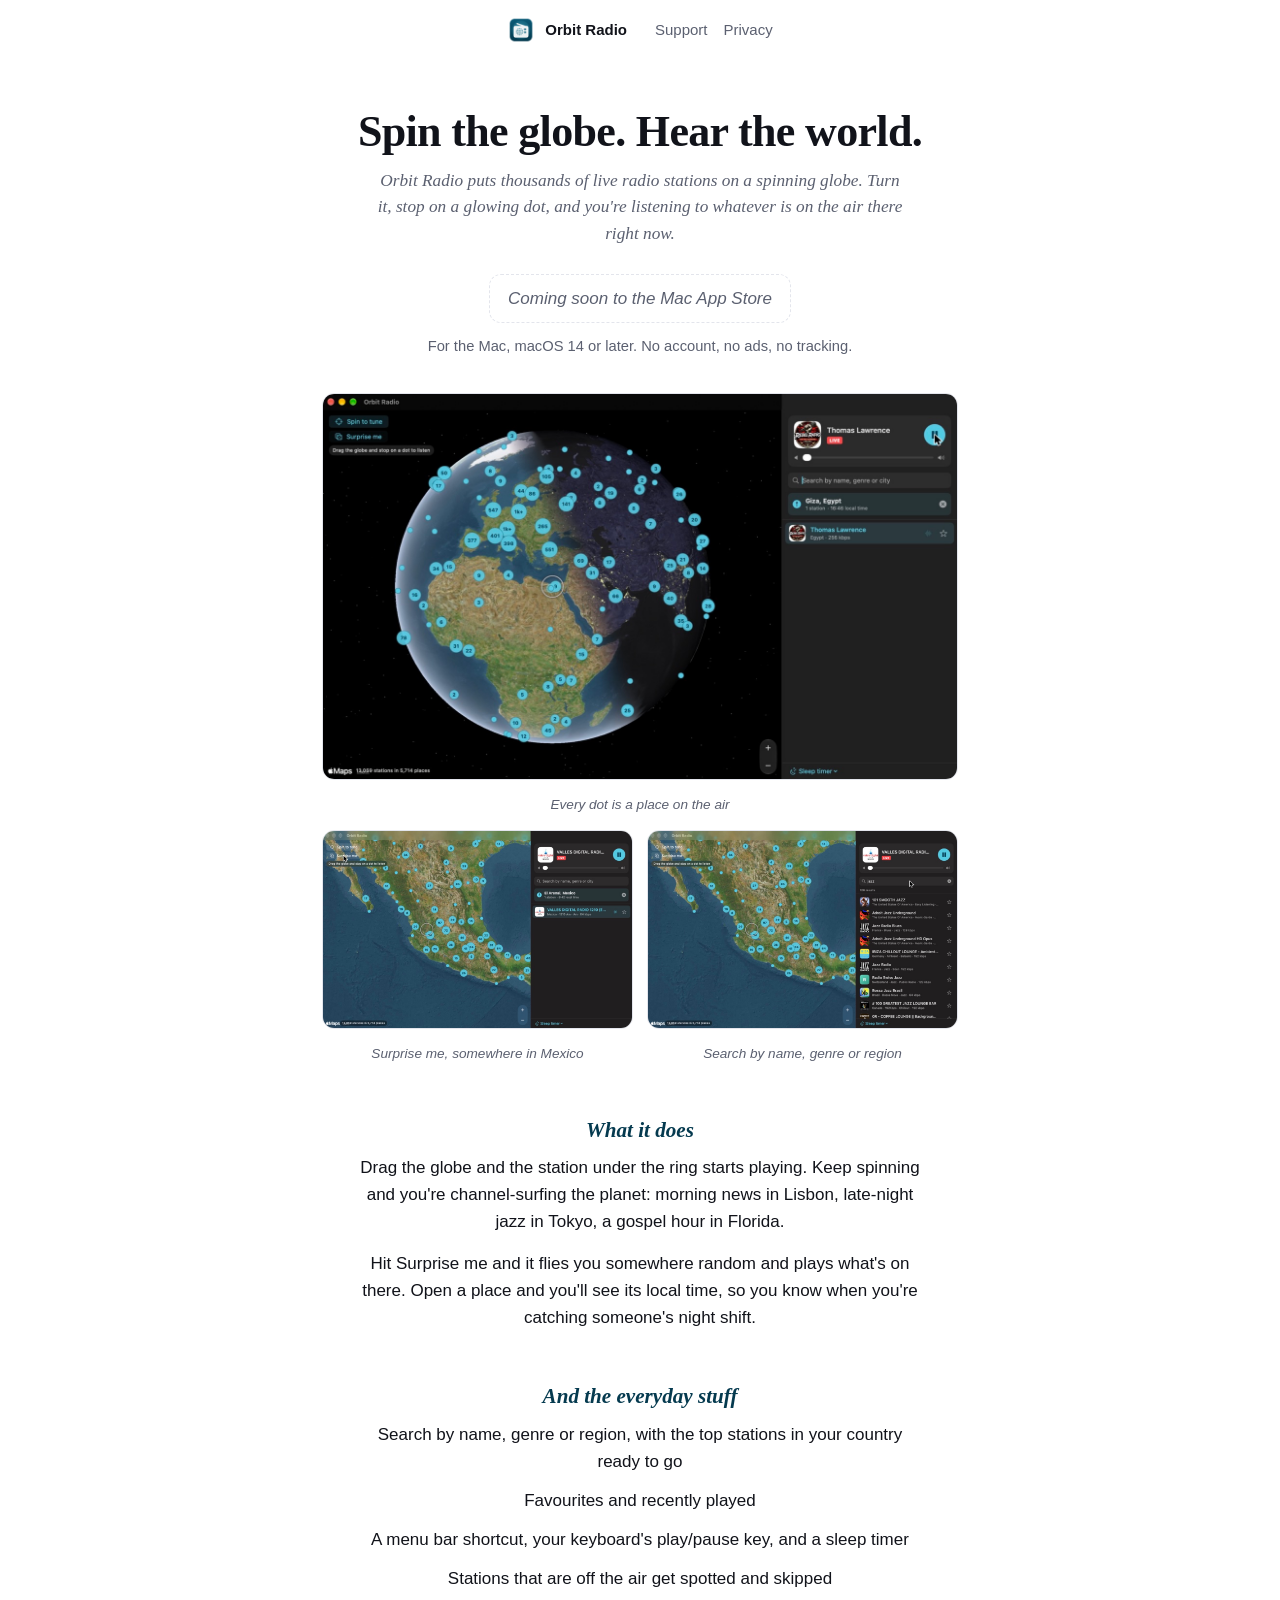
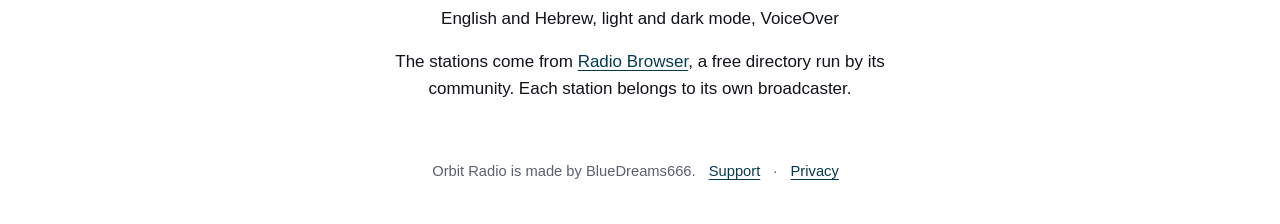
<file: orbitradio-site/index.html>
<!doctype html>
<html lang="en">
<head>
<meta charset="utf-8">
<meta name="viewport" content="width=device-width, initial-scale=1">
<title>Orbit Radio: spin the globe, hear the world</title>
<meta name="description" content="Orbit Radio puts thousands of live radio stations on a spinning globe. Spin it, stop on a glowing dot, and hear what's on the air there right now.">
<meta property="og:title" content="Orbit Radio: spin the globe, hear the world">
<meta property="og:description" content="Thousands of live radio stations on a spinning globe, for the Mac. Spin it, stop on a dot, listen.">
<meta property="og:image" content="https://bluedreams666.github.io/orbitradio-site/og.jpg">
<meta property="og:url" content="https://bluedreams666.github.io/orbitradio-site/">
<meta property="og:type" content="website">
<meta name="twitter:card" content="summary_large_image">
<link rel="icon" href="favicon.png">
<link rel="stylesheet" href="style.css">
</head>
<body class="pp">
<header class="site">
  <img src="icon.png" alt=""><a class="home" href="./">Orbit Radio</a>
  <nav><a href="support.html">Support</a><a href="privacy.html">Privacy</a></nav>
</header>
<main>
  <h1>Spin the globe. Hear the world.</h1>
  <p class="sub">Orbit Radio puts thousands of live radio stations on a spinning globe. Turn it, stop on a glowing dot, and you're listening to whatever is on the air there right now.</p>

  <p class="get">
    <!-- Link the Mac App Store page here once Apple approves it. -->
    <span class="soon">Coming soon to the Mac App Store</span>
  </p>
  <p class="small">For the Mac, macOS 14 or later. No account, no ads, no tracking.</p>

  <div class="shots">
    <figure class="wide"><img src="screens/1-globe.jpg" alt="The Orbit Radio window: a 3D globe covered in glowing station dots, with a station from Giza, Egypt playing" loading="lazy" width="1306" height="794"><figcaption>Every dot is a place on the air</figcaption></figure>
    <figure><img src="screens/2-surprise.jpg" alt="Surprise me landed on a station in El Arenal, Mexico" loading="lazy" width="1100" height="700"><figcaption>Surprise me, somewhere in Mexico</figcaption></figure>
    <figure><img src="screens/3-search.jpg" alt="Searching for jazz stations" loading="lazy" width="1100" height="700"><figcaption>Search by name, genre or region</figcaption></figure>
  </div>

  <h2>What it does</h2>
  <p>Drag the globe and the station under the ring starts playing. Keep spinning and you're channel-surfing the planet: morning news in Lisbon, late-night jazz in Tokyo, a gospel hour in Florida.</p>
  <p>Hit Surprise me and it flies you somewhere random and plays what's on there. Open a place and you'll see its local time, so you know when you're catching someone's night shift.</p>

  <h2>And the everyday stuff</h2>
  <ul>
    <li>Search by name, genre or region, with the top stations in your country ready to go</li>
    <li>Favourites and recently played</li>
    <li>A menu bar shortcut, your keyboard's play/pause key, and a sleep timer</li>
    <li>Stations that are off the air get spotted and skipped</li>
    <li>English and Hebrew, light and dark mode, VoiceOver</li>
  </ul>
  <p>The stations come from <a href="https://www.radio-browser.info">Radio Browser</a>, a free directory run by its community. Each station belongs to its own broadcaster.</p>
</main>
<footer>Orbit Radio is made by BlueDreams666. <a href="support.html">Support</a> · <a href="privacy.html">Privacy</a></footer>
</body>
</html>
</file>
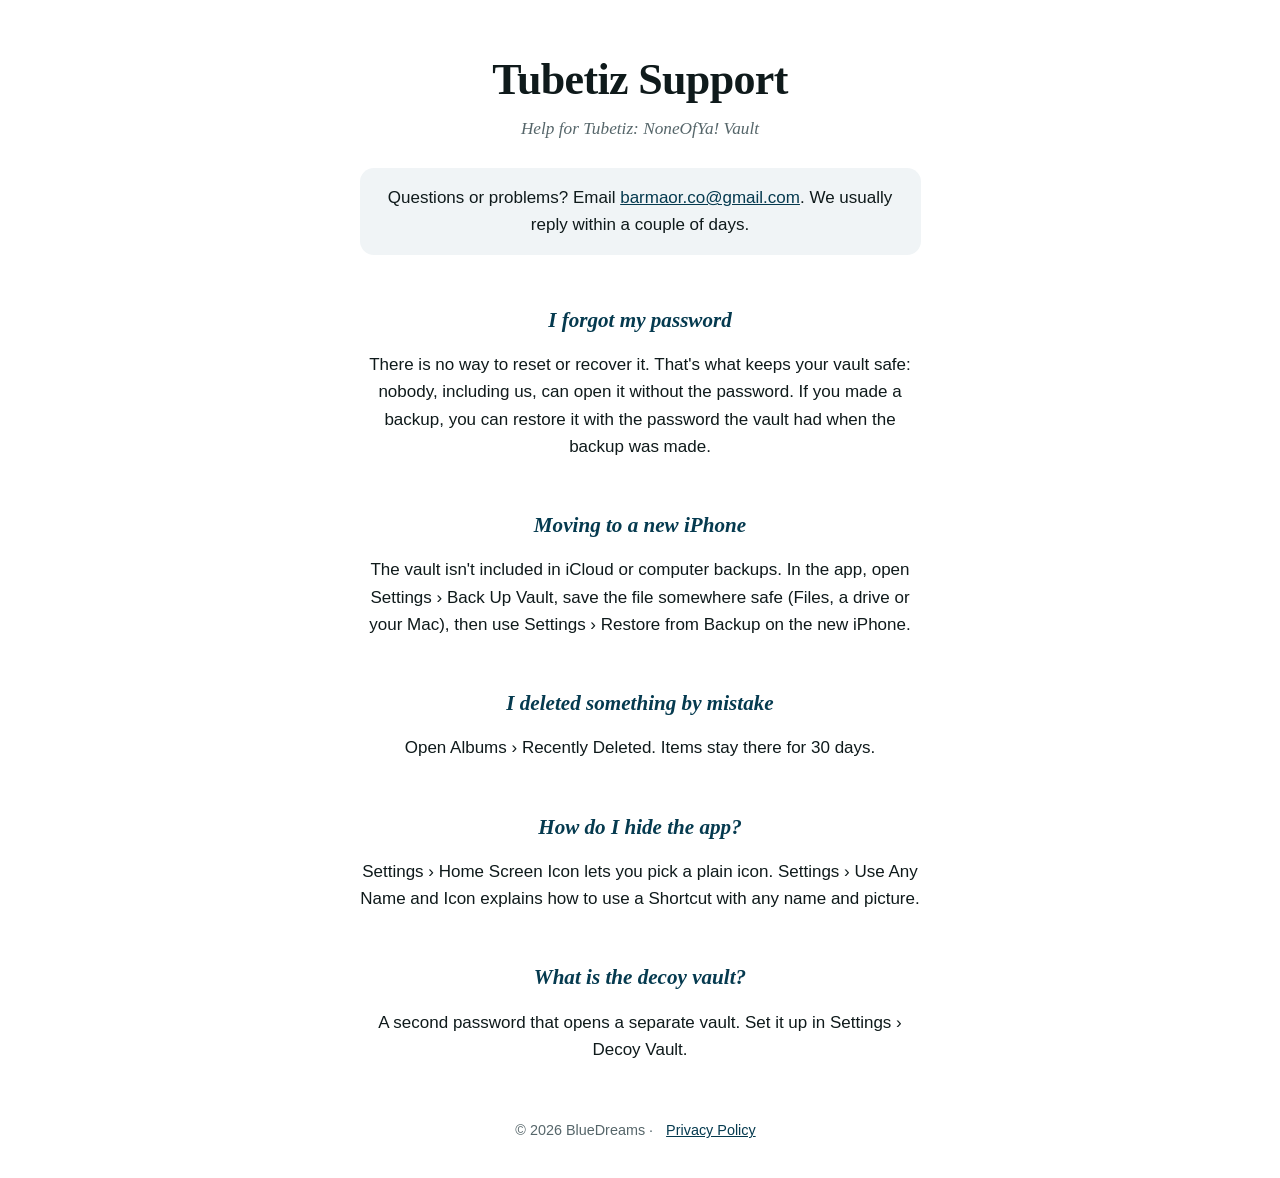
<file: tubetiz/index.html>
<!doctype html>
<html lang="en"><head><meta charset="utf-8"><meta name="viewport" content="width=device-width, initial-scale=1">
<title>Tubetiz Support</title><link rel="stylesheet" href="style.css"></head>
<body class="pp"><main>
<h1>Tubetiz Support</h1>
<p class="sub">Help for Tubetiz: NoneOfYa! Vault</p>
<div class="card">Questions or problems? Email <a href="mailto:barmaor.co@gmail.com">barmaor.co@gmail.com</a>. We usually reply within a couple of days.</div>
<h2>I forgot my password</h2>
<p>There is no way to reset or recover it. That's what keeps your vault safe: nobody, including us, can open it without the password. If you made a backup, you can restore it with the password the vault had when the backup was made.</p>
<h2>Moving to a new iPhone</h2>
<p>The vault isn't included in iCloud or computer backups. In the app, open Settings › Back Up Vault, save the file somewhere safe (Files, a drive or your Mac), then use Settings › Restore from Backup on the new iPhone.</p>
<h2>I deleted something by mistake</h2>
<p>Open Albums › Recently Deleted. Items stay there for 30 days.</p>
<h2>How do I hide the app?</h2>
<p>Settings › Home Screen Icon lets you pick a plain icon. Settings › Use Any Name and Icon explains how to use a Shortcut with any name and picture.</p>
<h2>What is the decoy vault?</h2>
<p>A second password that opens a separate vault. Set it up in Settings › Decoy Vault.</p>
<footer>© 2026 BlueDreams · <a href="privacy.html">Privacy Policy</a></footer>
</main></body></html>
</file>
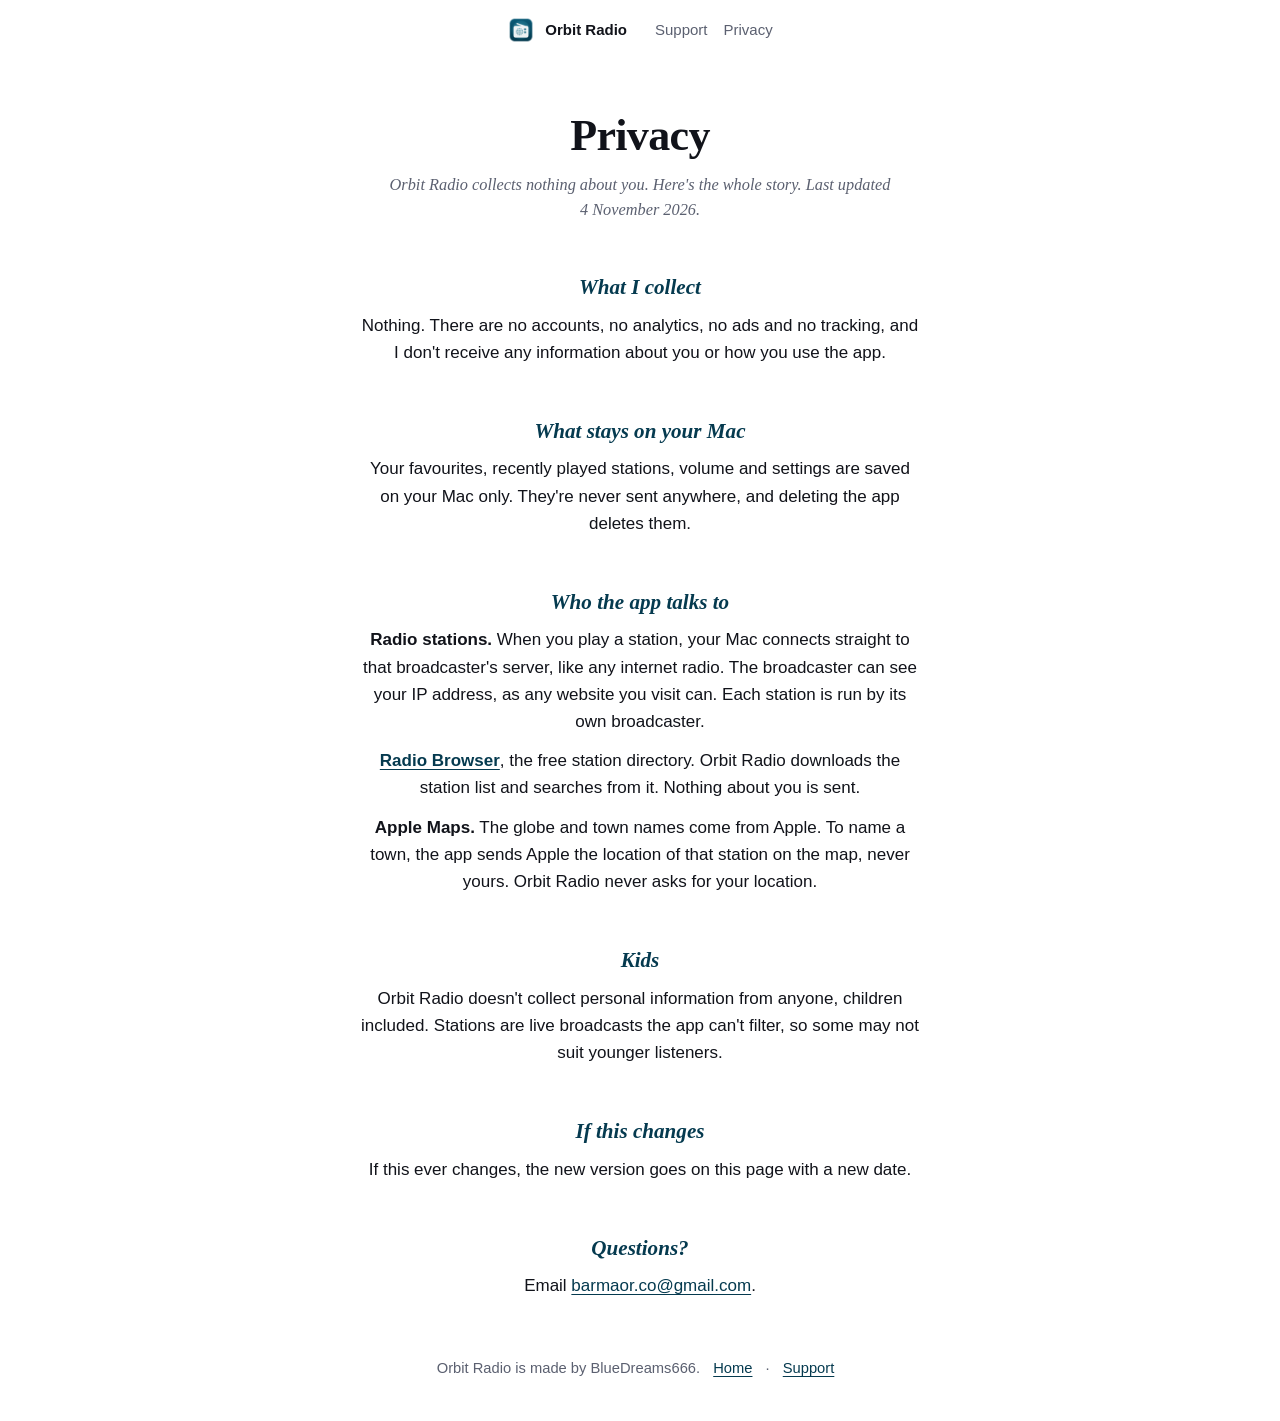
<file: orbitradio-site/privacy.html>
<!doctype html>
<html lang="en">
<head>
<meta charset="utf-8">
<meta name="viewport" content="width=device-width, initial-scale=1">
<title>Orbit Radio privacy policy</title>
<link rel="icon" href="favicon.png">
<link rel="stylesheet" href="style.css">
<style>
  body.pp { --pp: var(--link); }

  /* Privacy page: one calm centered column, written to be read top to bottom */
  body.pp { text-align: center; }
  .pp main { max-width: 660px; margin: 0 auto; padding: 60px 22px 36px; }
  .pp h1 { font: 700 clamp(2.15rem, 6.4vw, 2.75rem)/1.08 "New York", "Iowan Old Style", Georgia, serif; letter-spacing: -.015em; margin: 0 0 12px; }
  .pp h1 + .sub, .pp h1 + .small { font: italic 1.02rem/1.55 "New York", "Iowan Old Style", Georgia, serif; color: var(--muted); max-width: 31em; margin: 0 auto 30px; }
  .pp main > p, .pp main > ul, .pp main > .card { max-width: 33em; margin-left: auto; margin-right: auto; text-wrap: pretty; }
  .pp main > p:not(h2 ~ p):not(.sub):not(.small) { font-size: 1.1rem; line-height: 1.6; }
  .pp h2 { font: italic 600 1.32rem/1.3 "New York", "Iowan Old Style", Georgia, serif; color: var(--pp); letter-spacing: 0; margin: 0 auto 10px; max-width: 26em; text-wrap: balance; }
  .pp h2::before { content: ""; display: block; margin-top: 52px; }
  .pp ul { list-style: none; padding: 0; }
  .pp li { margin: 0 0 12px; }
  .pp strong { font-weight: 650; }
  .pp a { color: var(--pp); }
  .pp .card { text-align: center; }
  .pp main > p.note, .pp .contact { display: block; width: fit-content; max-width: 100%; margin: 48px auto 0; padding: 16px 24px;
                   border: 1px solid var(--line); border-radius: 16px; font-size: 1rem; color: var(--muted); }
  .pp header.site { justify-content: center; flex-wrap: wrap; }
  .pp header.site nav { margin-left: 18px; }
  .pp footer { text-align: center; border-top: 0; padding-top: 8px; }
  .pp footer a { margin: 0 9px; }
  @media (max-width: 520px) {
    .pp main { padding: 40px 18px 28px; }
    .pp main > p:not(h2 ~ p):not(.sub):not(.small) { font-size: 1.04rem; }
    .pp h2::before { margin-top: 36px; }
  }
</style>
</head>
<body class="pp">
<header class="site">
  <img src="icon.png" alt=""><a class="home" href="./">Orbit Radio</a>
  <nav><a href="support.html">Support</a><a href="privacy.html">Privacy</a></nav>
</header>
<main>
<h1 class="page">Privacy</h1>
<p class="sub">Orbit Radio collects nothing about you. Here's the whole story. Last updated 4 November 2026.</p>

<h2>What I collect</h2>
<p>Nothing. There are no accounts, no analytics, no ads and no tracking, and I don't receive any information about you or how you use the app.</p>

<h2>What stays on your Mac</h2>
<p>Your favourites, recently played stations, volume and settings are saved on your Mac only. They're never sent anywhere, and deleting the app deletes them.</p>

<h2>Who the app talks to</h2>
<ul>
  <li><strong>Radio stations.</strong> When you play a station, your Mac connects straight to that broadcaster's server, like any internet radio. The broadcaster can see your IP address, as any website you visit can. Each station is run by its own broadcaster.</li>
  <li><strong><a href="https://www.radio-browser.info">Radio Browser</a></strong>, the free station directory. Orbit Radio downloads the station list and searches from it. Nothing about you is sent.</li>
  <li><strong>Apple Maps.</strong> The globe and town names come from Apple. To name a town, the app sends Apple the location of that station on the map, never yours. Orbit Radio never asks for your location.</li>
</ul>

<h2>Kids</h2>
<p>Orbit Radio doesn't collect personal information from anyone, children included. Stations are live broadcasts the app can't filter, so some may not suit younger listeners.</p>

<h2>If this changes</h2>
<p>If this ever changes, the new version goes on this page with a new date.</p>

<h2>Questions?</h2>
<p>Email <a href="mailto:barmaor.co@gmail.com">barmaor.co@gmail.com</a>.</p>
</main>
<footer>Orbit Radio is made by BlueDreams666. <a href="./">Home</a> · <a href="support.html">Support</a></footer>
</body>
</html>
</file>
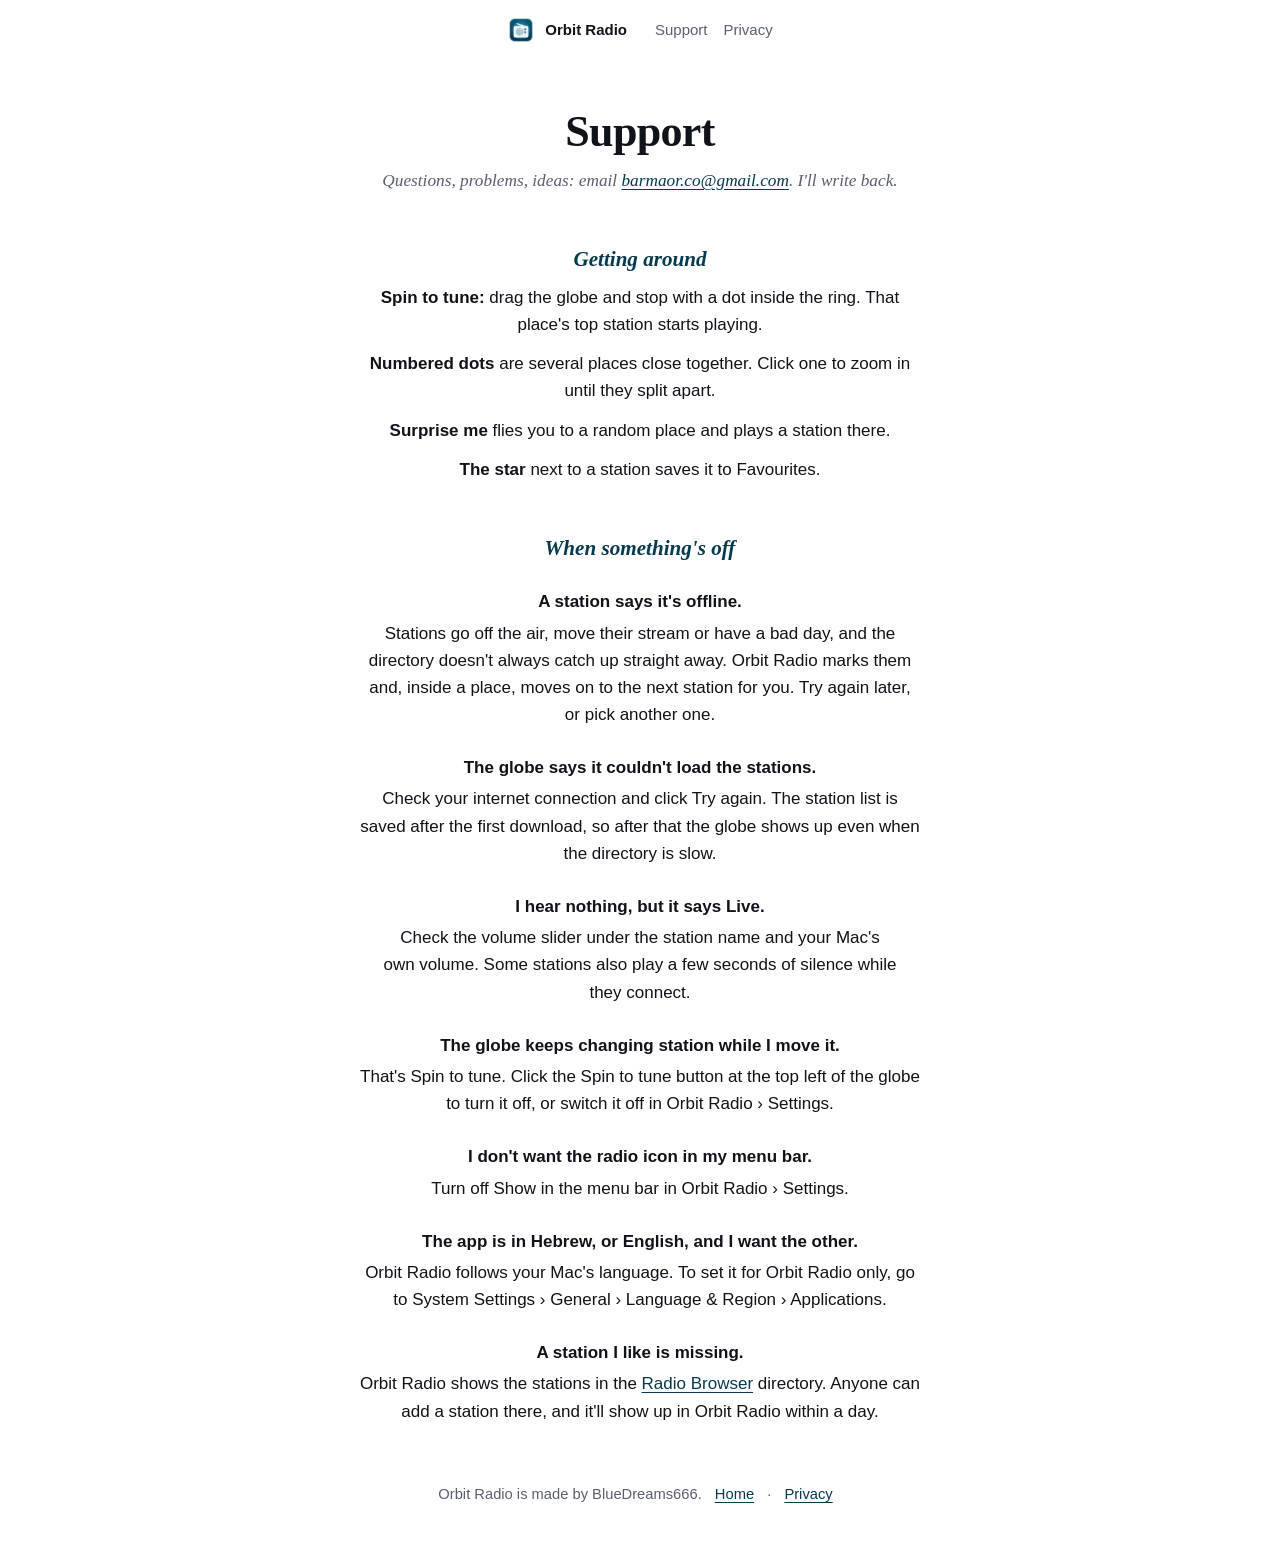
<file: orbitradio-site/support.html>
<!doctype html>
<html lang="en">
<head>
<meta charset="utf-8">
<meta name="viewport" content="width=device-width, initial-scale=1">
<title>Orbit Radio support</title>
<link rel="icon" href="favicon.png">
<link rel="stylesheet" href="style.css">
</head>
<body class="pp">
<header class="site">
  <img src="icon.png" alt=""><a class="home" href="./">Orbit Radio</a>
  <nav><a href="support.html">Support</a><a href="privacy.html">Privacy</a></nav>
</header>
<main>
<h1 class="page">Support</h1>
<p class="sub">Questions, problems, ideas: email <a href="mailto:barmaor.co@gmail.com">barmaor.co@gmail.com</a>. I'll write back.</p>

<h2>Getting around</h2>
<ul>
  <li><strong>Spin to tune:</strong> drag the globe and stop with a dot inside the ring. That place's top station starts playing.</li>
  <li><strong>Numbered dots</strong> are several places close together. Click one to zoom in until they split apart.</li>
  <li><strong>Surprise me</strong> flies you to a random place and plays a station there.</li>
  <li><strong>The star</strong> next to a station saves it to Favourites.</li>
</ul>

<h2>When something's off</h2>

<p class="q">A station says it's offline.</p>
<p>Stations go off the air, move their stream or have a bad day, and the directory doesn't always catch up straight away. Orbit Radio marks them and, inside a place, moves on to the next station for you. Try again later, or pick another one.</p>

<p class="q">The globe says it couldn't load the stations.</p>
<p>Check your internet connection and click Try again. The station list is saved after the first download, so after that the globe shows up even when the directory is slow.</p>

<p class="q">I hear nothing, but it says Live.</p>
<p>Check the volume slider under the station name and your Mac's own volume. Some stations also play a few seconds of silence while they connect.</p>

<p class="q">The globe keeps changing station while I move it.</p>
<p>That's Spin to tune. Click the Spin to tune button at the top left of the globe to turn it off, or switch it off in Orbit Radio › Settings.</p>

<p class="q">I don't want the radio icon in my menu bar.</p>
<p>Turn off Show in the menu bar in Orbit Radio › Settings.</p>

<p class="q">The app is in Hebrew, or English, and I want the other.</p>
<p>Orbit Radio follows your Mac's language. To set it for Orbit Radio only, go to System Settings › General › Language &amp; Region › Applications.</p>

<p class="q">A station I like is missing.</p>
<p>Orbit Radio shows the stations in the <a href="https://www.radio-browser.info">Radio Browser</a> directory. Anyone can add a station there, and it'll show up in Orbit Radio within a day.</p>
</main>
<footer>Orbit Radio is made by BlueDreams666. <a href="./">Home</a> · <a href="privacy.html">Privacy</a></footer>
</body>
</html>
</file>
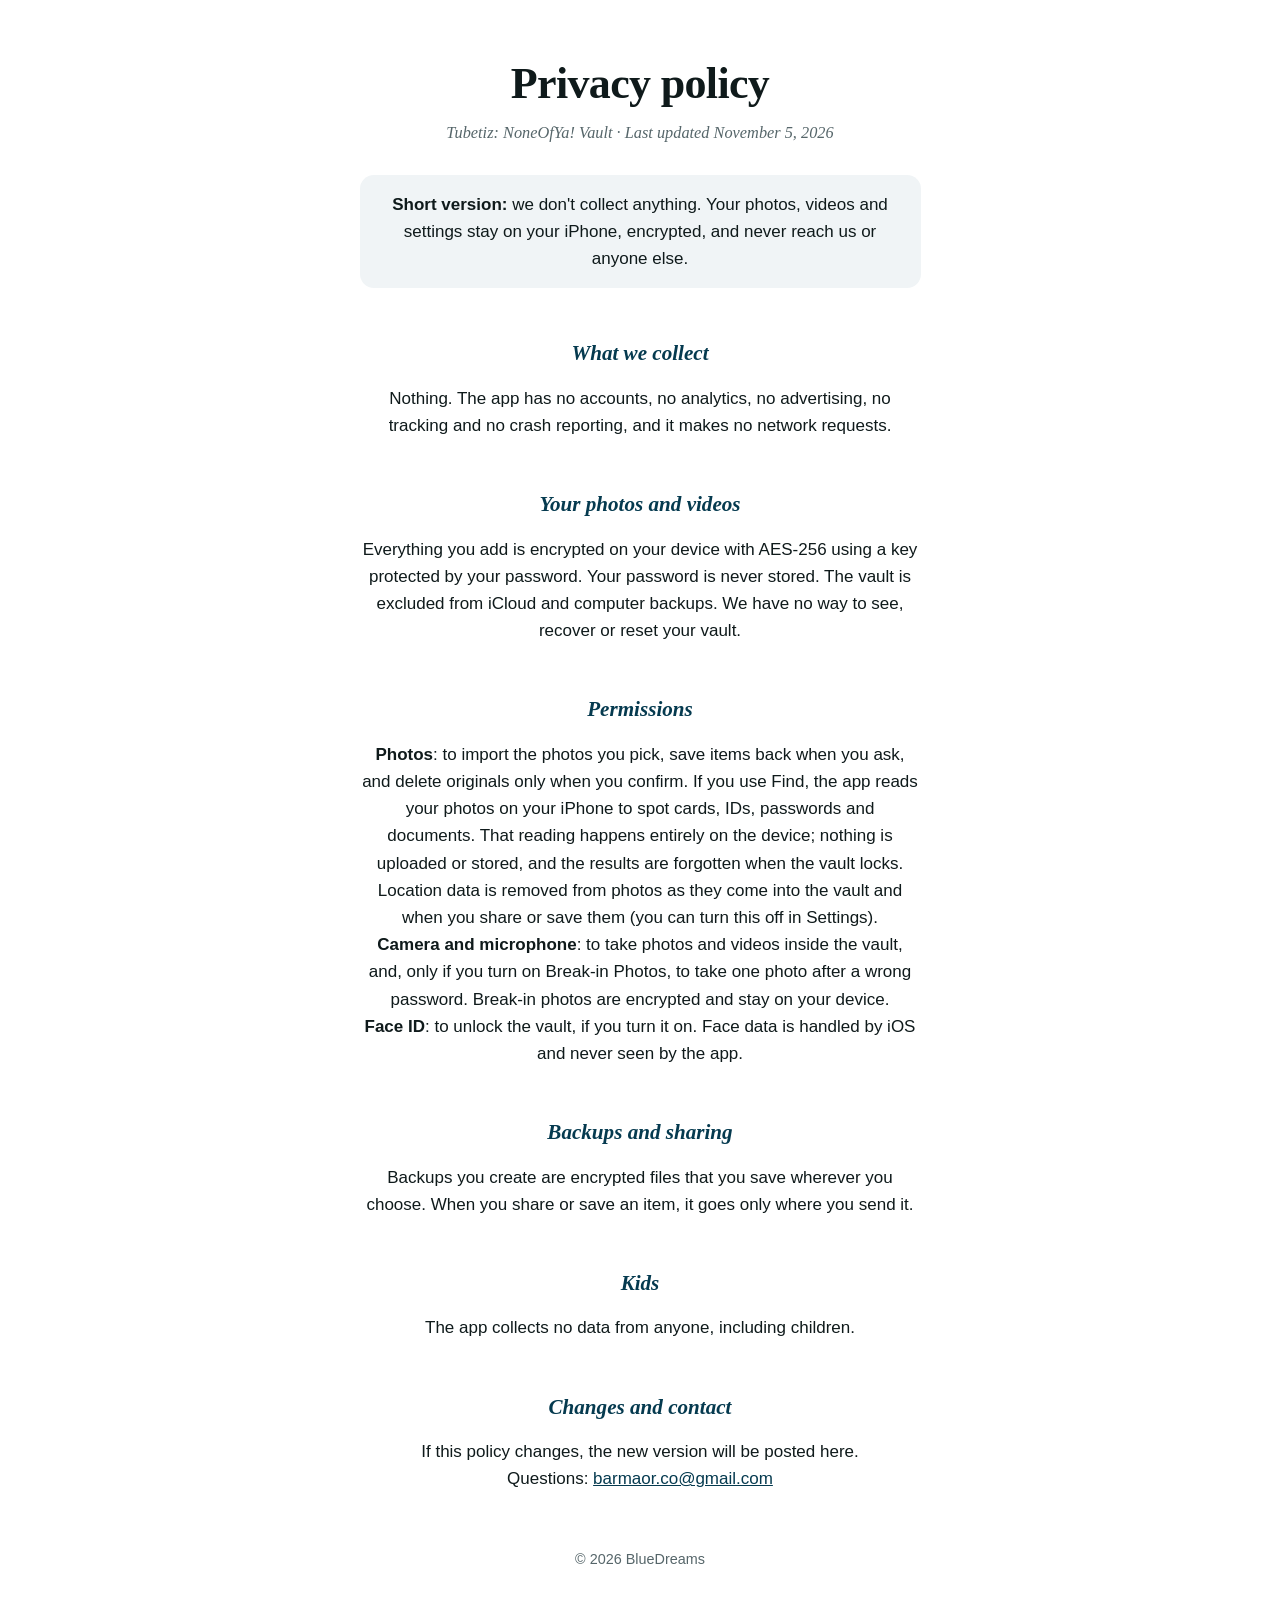
<file: tubetiz/privacy.html>
<!doctype html>
<html lang="en"><head><meta charset="utf-8"><meta name="viewport" content="width=device-width, initial-scale=1">
<title>Tubetiz Privacy Policy</title><link rel="stylesheet" href="style.css"><style>
  body.pp { --pp: var(--link); --line: rgba(127,140,142,.3); }

  /* Privacy page: one calm centered column, written to be read top to bottom */
  body.pp { text-align: center; }
  .pp main { max-width: 660px; margin: 0 auto; padding: 60px 22px 36px; }
  .pp h1 { font: 700 clamp(2.15rem, 6.4vw, 2.75rem)/1.08 "New York", "Iowan Old Style", Georgia, serif; letter-spacing: -.015em; margin: 0 0 12px; }
  .pp h1 + .sub, .pp h1 + .small { font: italic 1.02rem/1.55 "New York", "Iowan Old Style", Georgia, serif; color: var(--muted); max-width: 31em; margin: 0 auto 30px; }
  .pp main > p, .pp main > ul, .pp main > .card { max-width: 33em; margin-left: auto; margin-right: auto; text-wrap: pretty; }
  .pp main > p:not(h2 ~ p):not(.sub):not(.small) { font-size: 1.1rem; line-height: 1.6; }
  .pp h2 { font: italic 600 1.32rem/1.3 "New York", "Iowan Old Style", Georgia, serif; color: var(--pp); letter-spacing: 0; margin: 0 auto 10px; max-width: 26em; text-wrap: balance; }
  .pp h2::before { content: ""; display: block; margin-top: 52px; }
  .pp ul { list-style: none; padding: 0; }
  .pp li { margin: 0 0 12px; }
  .pp strong { font-weight: 650; }
  .pp a { color: var(--pp); }
  .pp .card { text-align: center; }
  .pp main > p.note, .pp .contact { display: block; width: fit-content; max-width: 100%; margin: 48px auto 0; padding: 16px 24px;
                   border: 1px solid var(--line); border-radius: 16px; font-size: 1rem; color: var(--muted); }
  .pp header.site { justify-content: center; flex-wrap: wrap; }
  .pp header.site nav { margin-left: 18px; }
  .pp footer { text-align: center; border-top: 0; padding-top: 8px; }
  .pp footer a { margin: 0 9px; }
  @media (max-width: 520px) {
    .pp main { padding: 40px 18px 28px; }
    .pp main > p:not(h2 ~ p):not(.sub):not(.small) { font-size: 1.04rem; }
    .pp h2::before { margin-top: 36px; }
  }
</style>
</head>
<body class="pp"><main>
<h1>Privacy policy</h1>
<p class="sub">Tubetiz: NoneOfYa! Vault · Last updated November 5, 2026</p>
<div class="card"><strong>Short version:</strong> we don't collect anything. Your photos, videos and settings stay on your iPhone, encrypted, and never reach us or anyone else.</div>
<h2>What we collect</h2>
<p>Nothing. The app has no accounts, no analytics, no advertising, no tracking and no crash reporting, and it makes no network requests.</p>
<h2>Your photos and videos</h2>
<p>Everything you add is encrypted on your device with AES-256 using a key protected by your password. Your password is never stored. The vault is excluded from iCloud and computer backups. We have no way to see, recover or reset your vault.</p>
<h2>Permissions</h2>
<p><strong>Photos</strong>: to import the photos you pick, save items back when you ask, and delete originals only when you confirm. If you use Find, the app reads your photos on your iPhone to spot cards, IDs, passwords and documents. That reading happens entirely on the device; nothing is uploaded or stored, and the results are forgotten when the vault locks. Location data is removed from photos as they come into the vault and when you share or save them (you can turn this off in Settings).<br>
<strong>Camera and microphone</strong>: to take photos and videos inside the vault, and, only if you turn on Break-in Photos, to take one photo after a wrong password. Break-in photos are encrypted and stay on your device.<br>
<strong>Face ID</strong>: to unlock the vault, if you turn it on. Face data is handled by iOS and never seen by the app.</p>
<h2>Backups and sharing</h2>
<p>Backups you create are encrypted files that you save wherever you choose. When you share or save an item, it goes only where you send it.</p>
<h2>Kids</h2>
<p>The app collects no data from anyone, including children.</p>
<h2>Changes and contact</h2>
<p>If this policy changes, the new version will be posted here. Questions: <a href="mailto:barmaor.co@gmail.com">barmaor.co@gmail.com</a></p>
<footer>© 2026 BlueDreams</footer>
</main></body></html>
</file>
<file: orbitradio-site/style.css>
:root {
  --bg: #fff;
  --text: #11131a;
  --muted: #5b6070;
  --line: #e3e5ec;
  --blue: #053A4F;
  --on-blue: #fff;
  --link: #053A4F;
}
@media (prefers-color-scheme: dark) {
  :root {
    --bg: #0b0b10;
    --text: #eceef4;
    --muted: #9da1b0;
    --line: #262833;
    --blue: #3092B5;
    --on-blue: #053A4F;
    --link: #3092B5;
  }
}
* { box-sizing: border-box; }
body {
  margin: 0;
  background: var(--bg);
  color: var(--text);
  font: 17px/1.6 -apple-system, BlinkMacSystemFont, "Helvetica Neue", Arial, sans-serif;
}
a { color: var(--link); text-underline-offset: 3px; }
header.site { display: flex; align-items: center; gap: 10px; max-width: 760px; margin: 0 auto; padding: 8px 20px 0; font-size: 15px; }
header.site img { width: 28px; height: 28px; }
header.site a.home { font-weight: 600; color: var(--text); text-decoration: none; }
header.site nav { margin-left: auto; display: flex; gap: 16px; }
header.site nav a { color: var(--muted); text-decoration: none; }
header.site nav a, header.site a.home { padding: 10px 0; }
header.site nav a:hover { color: var(--text); }
main { max-width: 760px; margin: 0 auto; padding: 28px 20px 56px; }
h1 { font-size: 2.3rem; line-height: 1.12; margin: 18px 0 12px; letter-spacing: -0.02em; }
h1.page { font-size: 2rem; margin-top: 8px; }
h2 { font-size: 1.15rem; margin: 34px 0 6px; }
p { margin: 0 0 14px; }
.sub { font-size: 1.12rem; color: var(--muted); margin: 0 0 22px; max-width: 34em; }
.get { display: flex; flex-wrap: wrap; align-items: center; gap: 10px 20px; margin: 0 0 14px; }
.get .soon { display: inline-block; background: var(--blue); color: var(--on-blue); font-weight: 600; padding: 11px 20px; border-radius: 8px; }
.small { font-size: 0.92rem; color: var(--muted); }
ul, ol { padding-left: 22px; margin: 0 0 16px; }
li { margin-bottom: 8px; }
.shots { display: grid; grid-template-columns: 1fr 1fr; gap: 14px; margin: 26px 0 8px; }
.shots figure { margin: 0; }
.shots figure.wide { grid-column: 1 / -1; }
.shots img { width: 100%; height: auto; border-radius: 12px; border: 1px solid var(--line); }
.shots figcaption { font-size: 0.85rem; color: var(--muted); margin-top: 6px; }
@media (max-width: 560px) { .shots { grid-template-columns: 1fr; } }
.q { font-weight: 600; margin-bottom: 2px; }
footer { max-width: 760px; margin: 0 auto; padding: 16px 20px 40px; border-top: 1px solid var(--line); color: var(--muted); font-size: 0.92rem; }
footer a { color: inherit; }
:root { --pp: var(--link); }

/* Hand-made look: one calm centered column, shared by the home, help and privacy pages */
body.pp { text-align: center; }
.pp main { max-width: 680px; margin: 0 auto; padding: 56px 22px 36px; }
.pp h1 { font: 700 clamp(2.15rem, 6.4vw, 2.75rem)/1.08 "New York", "Iowan Old Style", Georgia, serif; letter-spacing: -.015em; margin: 0 auto 12px; max-width: 16em; text-wrap: balance; }
.pp h1 + .sub, .pp h1 + .small, .pp .top + .sub { font: italic 1.08rem/1.55 "New York", "Iowan Old Style", Georgia, serif; color: var(--muted); max-width: 31em; margin: 0 auto 26px; text-wrap: pretty; }
.pp main > p, .pp main > ul, .pp main > ol, .pp main > .card { max-width: 33em; margin-left: auto; margin-right: auto; text-wrap: pretty; }
.pp h2 { font: italic 600 1.32rem/1.3 "New York", "Iowan Old Style", Georgia, serif; color: var(--pp); letter-spacing: 0; margin: 0 auto 10px; max-width: 26em; text-wrap: balance; }
.pp h2::before { content: ""; display: block; margin-top: 52px; }
.pp ul, .pp ol { list-style: none; padding: 0; }
.pp li { margin: 0 0 12px; }
.pp ol { counter-reset: step; }
.pp ol li { counter-increment: step; }
.pp ol li::before { content: counter(step); display: block; width: 26px; height: 26px; margin: 0 auto 4px; border: 1.5px solid var(--pp); border-radius: 50%;
                    font: italic 600 .9rem/23px "New York", Georgia, serif; color: var(--pp); }
.pp strong { font-weight: 650; }
.pp a { color: var(--pp); }
.pp .q { font-weight: 650; margin-top: 26px; margin-bottom: 4px; }
.pp .small { font-size: .92rem; color: var(--muted); }
.pp .card { text-align: center; }
.pp main > p.note { display: block; width: fit-content; max-width: 100%; margin: 48px auto 0; padding: 16px 24px; border: 1px solid var(--line); border-radius: 16px; font-size: 1rem; color: var(--muted); }
.pp header.site { justify-content: center; flex-wrap: wrap; }
.pp header.site nav { margin-left: 18px; }
.pp footer { text-align: center; border-top: 0; padding-top: 8px; }
.pp footer a { margin: 0 9px; }
.pp .hero-icon { display: block; width: 96px; height: 96px; margin: 0 auto 22px; border-radius: 22px; rotate: -4deg; box-shadow: 0 12px 30px rgba(0,0,0,.18); }
.pp .tally { margin: 0 auto 22px; }
.pp .top { flex-direction: column; justify-content: center; gap: 18px; margin-bottom: 12px; }
.pp .get { display: flex; flex-wrap: wrap; justify-content: center; align-items: center; gap: 12px 18px; margin: 4px auto 12px; }
.pp .store { display: inline-flex; align-items: center; gap: 10px; background: #000; color: #fff; border: 1px solid #a6a6a6; border-radius: 12px;
             padding: 7px 18px 7px 14px; text-decoration: none; line-height: 1.1; text-align: left; transition: transform .15s; }
.pp .store:hover { transform: translateY(-1px); }
.pp .store svg { width: 22px; height: 26px; fill: #fff; flex: none; }
.pp .store small { display: block; font-size: .7rem; letter-spacing: .01em; }
.pp .store b { display: block; font-size: 1.28rem; font-weight: 600; letter-spacing: -.01em; }
.pp .get .soon { background: none; color: var(--muted); border: 1.5px dashed var(--line); font-weight: 500; font-style: italic; padding: 10px 18px; border-radius: 12px; }
.pp .shots { justify-content: center; margin: 34px auto 8px; }
.pp .shots figcaption { font-style: italic; }
@media (max-width: 520px) {
  .pp main { padding: 40px 18px 28px; }
  .pp h2::before { margin-top: 36px; }
}
</file>
<file: tubetiz/style.css>
:root { --bg:#ffffff; --fg:#0f1a1b; --muted:#56666a; --accent:#053A4F; --link:#053A4F; --card:#f0f4f6; }
@media (prefers-color-scheme: dark) { :root { --bg:#050d12; --fg:#e8f1f1; --muted:#9fb1b3; --accent:#3092B5; --link:#3092B5; --card:#0c1f29; } }
* { box-sizing: border-box; }
body { margin:0; background:var(--bg); color:var(--fg); font: 17px/1.6 -apple-system, BlinkMacSystemFont, "Helvetica Neue", Arial, sans-serif; }
main { max-width: 680px; margin: 0 auto; padding: 48px 16px 64px; }
h1 { font-size: 2rem; line-height: 1.2; margin: 0 0 4px; }
h2 { font-size: 1.15rem; margin: 32px 0 8px; color: var(--accent); }
.sub { color: var(--muted); margin: 0 0 24px; }
a { color: var(--link); }
.card { background: var(--card); border-radius: 14px; padding: 16px 18px; margin: 16px 0; }
footer { color: var(--muted); font-size: .9rem; margin-top: 48px; }
:root { --pp: var(--link); --line: rgba(127,140,142,.3); }

/* Hand-made look: one calm centered column, shared by the home, help and privacy pages */
body.pp { text-align: center; }
.pp main { max-width: 680px; margin: 0 auto; padding: 56px 22px 36px; }
.pp h1 { font: 700 clamp(2.15rem, 6.4vw, 2.75rem)/1.08 "New York", "Iowan Old Style", Georgia, serif; letter-spacing: -.015em; margin: 0 auto 12px; max-width: 16em; text-wrap: balance; }
.pp h1 + .sub, .pp h1 + .small, .pp .top + .sub { font: italic 1.08rem/1.55 "New York", "Iowan Old Style", Georgia, serif; color: var(--muted); max-width: 31em; margin: 0 auto 26px; text-wrap: pretty; }
.pp main > p, .pp main > ul, .pp main > ol, .pp main > .card { max-width: 33em; margin-left: auto; margin-right: auto; text-wrap: pretty; }
.pp h2 { font: italic 600 1.32rem/1.3 "New York", "Iowan Old Style", Georgia, serif; color: var(--pp); letter-spacing: 0; margin: 0 auto 10px; max-width: 26em; text-wrap: balance; }
.pp h2::before { content: ""; display: block; margin-top: 52px; }
.pp ul, .pp ol { list-style: none; padding: 0; }
.pp li { margin: 0 0 12px; }
.pp ol { counter-reset: step; }
.pp ol li { counter-increment: step; }
.pp ol li::before { content: counter(step); display: block; width: 26px; height: 26px; margin: 0 auto 4px; border: 1.5px solid var(--pp); border-radius: 50%;
                    font: italic 600 .9rem/23px "New York", Georgia, serif; color: var(--pp); }
.pp strong { font-weight: 650; }
.pp a { color: var(--pp); }
.pp .q { font-weight: 650; margin-top: 26px; margin-bottom: 4px; }
.pp .small { font-size: .92rem; color: var(--muted); }
.pp .card { text-align: center; }
.pp main > p.note { display: block; width: fit-content; max-width: 100%; margin: 48px auto 0; padding: 16px 24px; border: 1px solid var(--line); border-radius: 16px; font-size: 1rem; color: var(--muted); }
.pp header.site { justify-content: center; flex-wrap: wrap; }
.pp header.site nav { margin-left: 18px; }
.pp footer { text-align: center; border-top: 0; padding-top: 8px; }
.pp footer a { margin: 0 9px; }
.pp .hero-icon { display: block; width: 96px; height: 96px; margin: 0 auto 22px; border-radius: 22px; rotate: -4deg; box-shadow: 0 12px 30px rgba(0,0,0,.18); }
.pp .tally { margin: 0 auto 22px; }
.pp .top { flex-direction: column; justify-content: center; gap: 18px; margin-bottom: 12px; }
.pp .get { display: flex; flex-wrap: wrap; justify-content: center; align-items: center; gap: 12px 18px; margin: 4px auto 12px; }
.pp .store { display: inline-flex; align-items: center; gap: 10px; background: #000; color: #fff; border: 1px solid #a6a6a6; border-radius: 12px;
             padding: 7px 18px 7px 14px; text-decoration: none; line-height: 1.1; text-align: left; transition: transform .15s; }
.pp .store:hover { transform: translateY(-1px); }
.pp .store svg { width: 22px; height: 26px; fill: #fff; flex: none; }
.pp .store small { display: block; font-size: .7rem; letter-spacing: .01em; }
.pp .store b { display: block; font-size: 1.28rem; font-weight: 600; letter-spacing: -.01em; }
.pp .get .soon { background: none; color: var(--muted); border: 1.5px dashed var(--line); font-weight: 500; font-style: italic; padding: 10px 18px; border-radius: 12px; }
.pp .shots { justify-content: center; margin: 34px auto 8px; }
.pp .shots figcaption { font-style: italic; }
@media (max-width: 520px) {
  .pp main { padding: 40px 18px 28px; }
  .pp h2::before { margin-top: 36px; }
}
</file>
